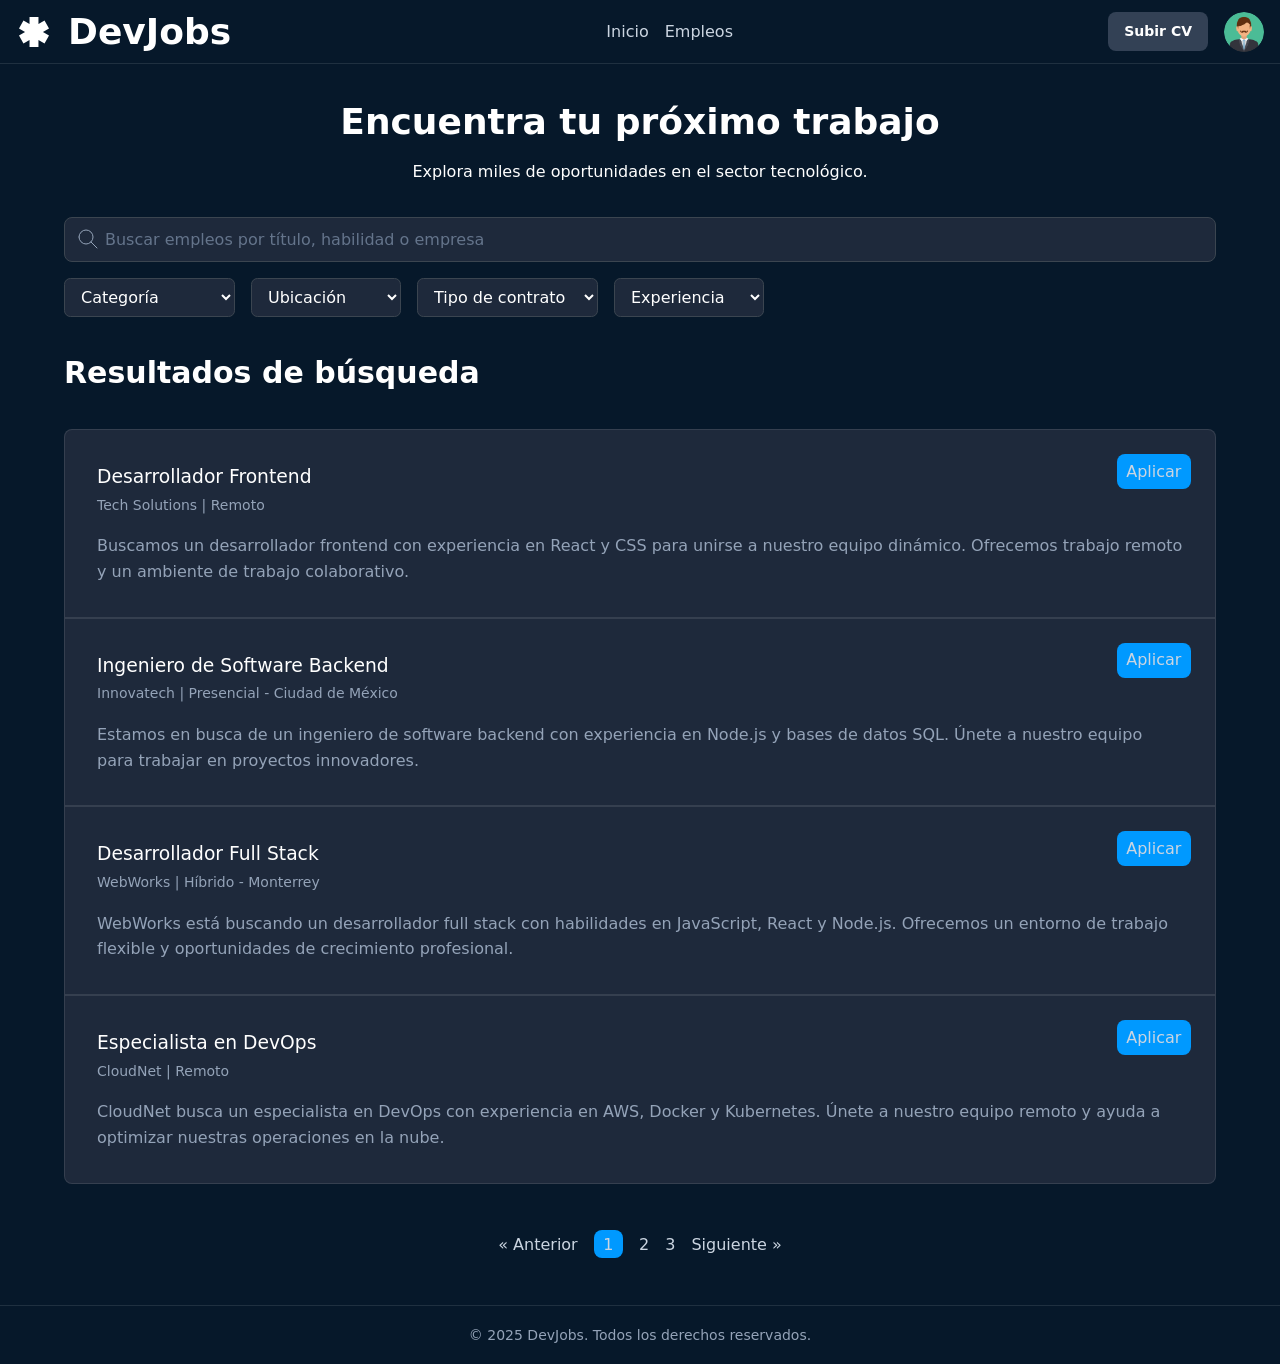
<file: 00-html-css/search.html>
<!DOCTYPE html>
<html lang="es">

<head>
  <title>DevJobs - Inicio</title>
  <meta charset="UTF-8" />
  <meta name="description" content="Encuentra las mejores ofertas de trabajo para desarrolladores en DevJobs.">

  <link rel="stylesheet" href="./styles.css" />
</head>

<body>
  <header>

    <div>
      <svg width="36" height="36" fill="none" viewBox="0 0 48 48" xmlns="http://www.w3.org/2000/svg">
        <path clip-rule="evenodd" d="M12.08 24 4 19.248 9.955 8.752l8.085 4.744L18.045 4h11.91l.005 9.496 8.085-4.744L44 19.248 35.92 24 44 28.752l-5.955 10.496-8.085-4.744L29.955 44h-11.91l-.005-9.496-8.085 4.744L4 28.752z" fill="currentColor" fill-rule="evenodd"/>
      </svg>

      <h1>DevJobs</h1>
    </div>

    <nav>
      <a href="./index.html">Inicio</a>
      <a href="./search.html">Empleos</a>
    </nav>

    <div>
      <a href="">Subir CV</a>
      <img src="./user.webp" alt="Icono de usuario" width="40"/>
    </div>

  </header>

  <main class="search">
    <section>

      <h1>Encuentra tu próximo trabajo</h1>

      <p>Explora miles de oportunidades en el sector tecnológico.</p>

      <form role="search">
        <label for="search">
          <svg xmlns="http://www.w3.org/2000/svg" width="24" height="24" viewBox="0 0 24 24" fill="none"
            stroke="currentColor" stroke-width="1" stroke-linecap="round" stroke-linejoin="round"
            class="icon icon-tabler icons-tabler-outline icon-tabler-search">
            <path stroke="none" d="M0 0h24v24H0z" fill="none" />
            <path d="M10 10m-7 0a7 7 0 1 0 14 0a7 7 0 1 0 -14 0" />
            <path d="M21 21l-6 -6" />
          </svg>

          <input name="search" equired type="text" placeholder="Buscar empleos por título, habilidad o empresa">
        </label>
      </form>

      <form role="filter">

        <label for="category">
          <select name="category" id="category">
            <option value="all">Categoría</option>
            <option value="frontend">Frontend</option>
            <option value="backend">Backend</option>
            <option value="fullstack">Full Stack</option>
            <option value="devops">DevOps</option>
            <option value="data">Data Science</option>
            <option value="mobile">Desarrollo Móvil</option>
          </select>
        </label>

        <label for="location">
          <select name="location" id="location">
            <option value="all">Ubicación</option>
            <option value="remote">Remoto</option>
            <option value="onsite">Presencial</option>
            <option value="hybrid">Híbrido</option>
          </select>
        </label>

        <label for="type">
          <select name="type" id="type">
            <option value="all">Tipo de contrato</option>
            <option value="fulltime">Tiempo completo</option>
            <option value="parttime">Medio tiempo</option>
            <option value="contract">Contrato</option>
            <option value="internship">Pasantía</option>
          </select>
        </label>

        <label for="experience">
          <select name="experience" id="experience">
            <option value="all">Experiencia</option>
            <option value="junior">Junior</option>
            <option value="mid">Semi-Senior</option>
            <option value="senior">Senior</option>
            <option value="lead">Líder Técnico</option>
          </select>
        </label>
      </form>

    </section>

    <section>

      <header>
        <h2>Resultados de búsqueda</h2>
      </header>

      <article>
        <h3>Desarrollador Frontend</h3>
        <small>
          <span>Tech Solutions</span> | <span>Remoto</span>
        </small>
        <p>Buscamos un desarrollador frontend con experiencia en React y CSS para unirse a nuestro equipo dinámico.
          Ofrecemos trabajo remoto y un ambiente de trabajo colaborativo.</p>
        <a href="">Aplicar</a>
      </article>

      <article>
        <h3>Ingeniero de Software Backend</h3>
        <small>
          <span>Innovatech</span> | <span>Presencial - Ciudad de México</span>
        </small>
        <p>Estamos en busca de un ingeniero de software backend con experiencia en Node.js y bases de datos SQL. Únete a
          nuestro equipo para trabajar en proyectos innovadores.</p>
        <a href="">Aplicar</a>
      </article>

      <article>
        <h3>Desarrollador Full Stack</h3>
        <small>
          <span>WebWorks</span> | <span>Híbrido - Monterrey</span>
        </small>
        <p>WebWorks está buscando un desarrollador full stack con habilidades en JavaScript, React y Node.js. Ofrecemos
          un entorno de trabajo flexible y oportunidades de crecimiento profesional.</p>
        <a href="">Aplicar</a>
      </article>

      <article>
        <h3>Especialista en DevOps</h3>
        <small>
          <span>CloudNet</span> | <span>Remoto</span>
        </small>
        <p>CloudNet busca un especialista en DevOps con experiencia en AWS, Docker y Kubernetes. Únete a nuestro equipo
          remoto y ayuda a optimizar nuestras operaciones en la nube.</p>
        <a href="">Aplicar</a>
      </article>

      <footer>
        <nav aria-label="Paginación de resultados de búsqueda">
          <ul class="pagination">
            <li><a href="#">&laquo; Anterior</a></li>
            <li><a href="#">1</a></li>
            <li><a href="#">2</a></li>
            <li><a href="#">3</a></li>
            <li><a href="#">Siguiente &raquo;</a></li>
          </ul>
      </footer>

    </section>
  </main>

  <footer>
    <small>&copy; 2025 DevJobs. Todos los derechos reservados.</small>
  </footer>
</body>

</html>
</file>
<file: 00-html-css/styles.css>
* {
  margin: 0;
  padding: 0;
  box-sizing: border-box;
}

:root {
  --primary: #3b4550;
  --primary-dark: #0a3d66;
  --primary-hover: #0d5ba8;
  --primary-light: #09f;
  --background: #06182a;
  --text-primary: #ffffff;
  --text-secondary: #cbd5e1;
  --text-muted: #94a3b8;
  --border: rgba(255, 255, 255, 0.1);
  --card-bg: #1e293b;
  --shadow: rgba(0, 0, 0, 0.3);
  --input-bg: #1e293b;
  --hsla-example: hsla(210, 100%, 56%, 1);
}

@font-face {
  font-family: 'Inter Variable';
  font-style: normal;
  font-display: swap;
  font-weight: 100 900;
  src: url(https://cdn.jsdelivr.net/fontsource/fonts/inter:vf@latest/latin-wght-normal.woff2) format('woff2-variations');
  unicode-range: U+0000-00FF,U+0131,U+0152-0153,U+02BB-02BC,U+02C6,U+02DA,U+02DC,U+0304,U+0308,U+0329,U+2000-206F,U+20AC,U+2122,U+2191,U+2193,U+2212,U+2215,U+FEFF,U+FFFD;
}

body {
  font-family: system-ui;
  background-color: var(--background);
  color: var(--text-primary);
  min-height: 100vh;
  display: flex;
  flex-direction: column;
  line-height: 1.6;
}

/* Títulos principales */
h1 {
  font-size: 2.25rem;
  font-weight: 900;
  line-height: 1.2;
  text-wrap: balance;
}

main h1 {
    margin-bottom: 1rem;
}

h1 + p {
  text-wrap: balance;
  margin-bottom: 2rem
}

/* Header */
header {
  border-bottom: 1px solid var(--border);
  background: var(--background);
  padding: .5rem 1rem;
  display: flex;
  align-items: center;
  justify-content: space-between;
  gap: 2rem;
  height: 4rem;

  h2 {
    font-size: 1.25rem;
    font-weight: 700;
    color: var(--text-primary);
  }
}

/* Navegación del header a otras páginas */
header nav {
  gap: 1rem;
  display: flex;

  a {
    text-decoration: none;
    color: var(--text-secondary);
    transition: color 0.2s;
    font-weight: 500;

    &:hover, &:focus {
      color: var(--primary);
      outline: none;
    }
  }
}

header div {
  display: flex;
  align-items: center;
  justify-items: center;
  align-items: center;
  gap: 1rem;

  a {
    padding: 0.5rem 1rem;
    border-radius: 0.5rem;
    background-color: #334155;
    color: var(--text-primary);
    display: inline-block;
    font-size: 0.875rem;
    font-weight: 700;
    text-decoration: none;
    /* TODO */
  }

  /* Avatar del Header */
  img {
    width: 40px;
    height: 40px;
    border-radius: 100%;
    object-fit: cover;
  }
}

/* Home Page */
main.home {

  /* Hero */
  section:nth-child(1) {
    height: 500px;
    text-align: center;
    display: flex;
    flex-direction: column;
    justify-content: center;
    align-items: center;

    h1 {
      padding-top: 36px;
    }

    & > img {
      position: absolute;
      width: 100%;
      height: 100%;
      object-fit: cover;
      z-index: -1;
      left: 0;
      right: 0;
      mask-image: linear-gradient(to bottom, rgba(16, 25, 34, 1) 5%, rgba(16, 25, 34, 0) 80%);
    }
  }

  /* Formulario de Búsqueda */
  form {
    max-width: 42rem;
    width: 100%;
    margin: 0 auto;
    padding-inline: 1rem;
  }

  form > div {
    display: flex;
    align-items: center;
    background-color: var(--input-bg);
    border-radius: 0.5rem;
    box-shadow: 0 10px 15px -3px var(--shadow);
    padding: 0.5rem;
    gap: 0.5rem;
  }

  form span {
    padding-left: 0.75rem;
    color: var(--text-muted);
    display: flex;
    align-items: center;
    flex-shrink: 0;
  }

  form input[type="text"] {
    flex: 1;
    background: transparent;
    border: none;
    outline: none;
    color: var(--text-primary);
    padding: 0.75rem 0.5rem;
    font-size: 1rem;
    font-family: inherit;
  }

  form input[type="text"]::placeholder {
    color: #64748b;
  }

  form button[type="submit"] {
    padding: 0.75rem 1.5rem;
    border-radius: 0.5rem;
    background-color: var(--primary);
    color: white;
    font-weight: 700;
    border: none;
    cursor: pointer;
    transition: background-color 0.2s;
    font-family: inherit;
    font-size: 1rem;
    white-space: nowrap;
  }

  form button[type="submit"]:hover,
  form button[type="submit"]:focus {
    background-color: var(--primary-hover);
    outline: 2px solid white;
    outline-offset: 2px;
  }
}

/* Features Section */
main > section:nth-child(2) {
  padding-inline: 1rem;
  background-color: var(--background);
  padding-top: 2rem;

  & > header {
    gap: 2px;
    flex-direction: column;

    h2 {
      margin-bottom: 0;
    }

    p {
      opacity: .75;
    }
  }

  & > div {
    max-width: 1280px;
    margin: 0 auto;
  }
}

main > section:nth-child(2) h2 {
  font-size: 1.875rem;
  font-weight: 700;
  color: var(--text-primary);
  margin-bottom: 1rem;
}

main > section:nth-child(2) > div > div:first-child > p {
  font-size: 1.125rem;
  color: var(--text-muted);
  max-width: 42rem;
  margin: 0 auto;
}

/* Grid de Features */
main > section:nth-child(2) footer {
  display: grid;
  grid-template-columns: repeat(auto-fit, minmax(280px, 1fr));
  gap: 16px
}

/* Footer */
body > footer {
  background-color: var(--background);
  border-top: 1px solid var(--border);
  text-align: center;
  padding: 16px;

  small {
    color: var(--text-muted);
    font-size: 0.875rem;
  }
}

footer > article {
  background-color: var(--card-bg);
  padding: 2rem;
  margin-bottom: 16px;
  border-radius: 0.5rem;
  box-shadow: 0px 1px 3px 0px rgba(0, 0, 0, 0.5);

  svg {
    color: var(--primary-light);
    background: rgba(0, 153, 255, .3);
    width: 64px;
    height: 64px;
    border-radius: 100%;
    padding: 16px;
  }

  p {
    color: var(--text-muted);
  }

  h3 {
    font-weight: 500;
  }
}


/* Search Page */
main.search {

  padding-inline: 3rem;

  /* Hero */
  section:nth-child(1) {
    text-align: center;
    display: flex;
    flex-direction: column;
    justify-content: center;
    align-items: center;

    h1 {
      padding-top: 36px;
    }
  }

  /* Formulario de Búsqueda */
  form {
    width: 100%;
    margin: 0 auto;
    padding-inline: 1rem;
  }

  form > label {
    position: relative;
  }

  form input[type="text"] {
    width: 100%;
    flex: 1;
    background: var(--input-bg);
    border: 1px solid var(--primary);
    border-radius: 0.5rem;;
    color: var(--text-primary);
    padding: 0.75rem 0.5rem;
    font-size: 1rem;
    font-family: inherit;
  }

  form input[type="text"]::placeholder {
    color: #64748b;
  }

  label svg {
    position: absolute;
    left: 0.75rem;
    top: 50%;
    transform: translateY(-50%);
    color: var(--text-muted);
    pointer-events: none;
  }
  
  form input[type="text"] {
    padding-left: 2.5rem;
  }

  form[role="filter"] {
    margin-top: 1rem;
    display: flex;
    gap: 1rem;
    flex-wrap: wrap;

    select {
      background: var(--input-bg);
      border: 1px solid var(--primary);
      border-radius: 0.4rem;
      color: var(--text-primary);
      padding: 0.5rem 0.5rem 0.5rem 0.75rem;
      font-size: 1rem;
      font-family: inherit;
      min-width: 150px;
    }
  }

  header {
    display: block;
    padding: 0;
    margin-bottom: 1rem;
  }

  /* Resultados de búsqueda */
  section > article {
    background-color: var(--card-bg);
    padding: 2rem;
    border: 1px solid var(--border);
    position: relative;
    border-radius: 0; /* Reset default */

    a {
      position: absolute;
      top: 1.5rem;
      right: 1.5rem;
      background-color: var(--primary-light);
      padding: 0.3rem 0.6rem;
      border-radius: 0.5rem;
      text-decoration: none;
      color: var(--text-secondary);
      transition: color 0.2s;
      font-weight: 500;

      &:hover, &:focus {
        background-color: var(--primary-hover);
        color: var(--primary);
        outline: none;
      }
    }

    small {
      color: var(--text-muted);
      font-size: 0.875rem;
    }

    p {
      margin-top: 1rem;
      color: var(--text-muted);
    }

    h3 {
      font-weight: 500;
    }
  }

  /* Redondear bordes de primer y último artículo */
  section > header {
    border-bottom: 0;
  }

  section > article:first-of-type {
    border-top-left-radius: 0.5rem;
    border-top-right-radius: 0.5rem;
  }

  section > article:last-of-type {
    border-bottom-left-radius: 0.5rem;
    border-bottom-right-radius: 0.5rem;
  }

  section > footer > nav {
    padding-block: 2rem;
    display: flex;
    flex-direction: row;
    align-items: center;
    /* Centrar en la página */
    justify-content: center;

    > ul {
      display: flex;
      flex-direction: row;
      align-items: center;
      gap: 16px;
      padding: 1rem;

      li {
        list-style: none;

        a {
          text-decoration: none;
          color: var(--text-secondary);
          transition: color 0.2s;
          font-weight: 500;

          &:hover, &:focus {
            color: var(--primary);
            outline: none;
          }
        }
      }

      li:nth-child(2) a {
        background-color: var(--primary-light);
        padding: 0.3rem 0.6rem;
        border-radius: 0.5rem;
      }
    }
  }
}
</file>
